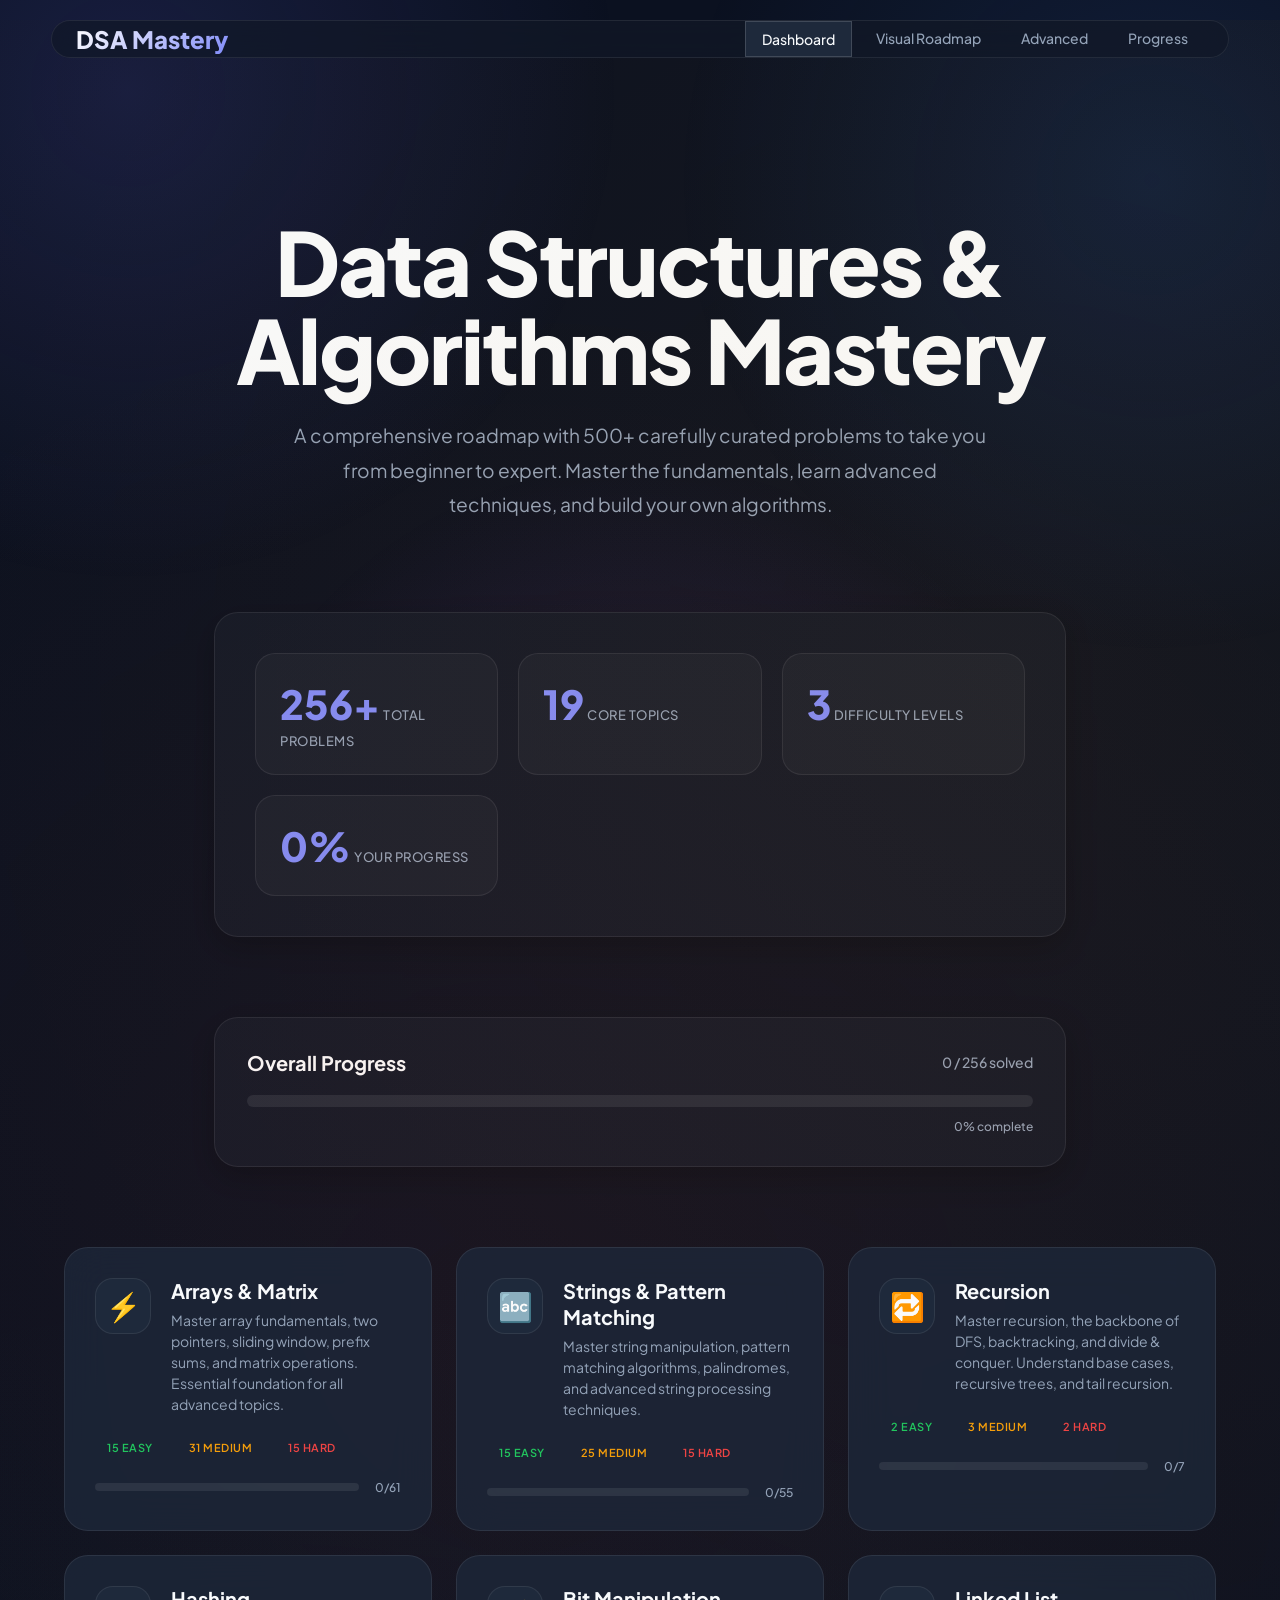
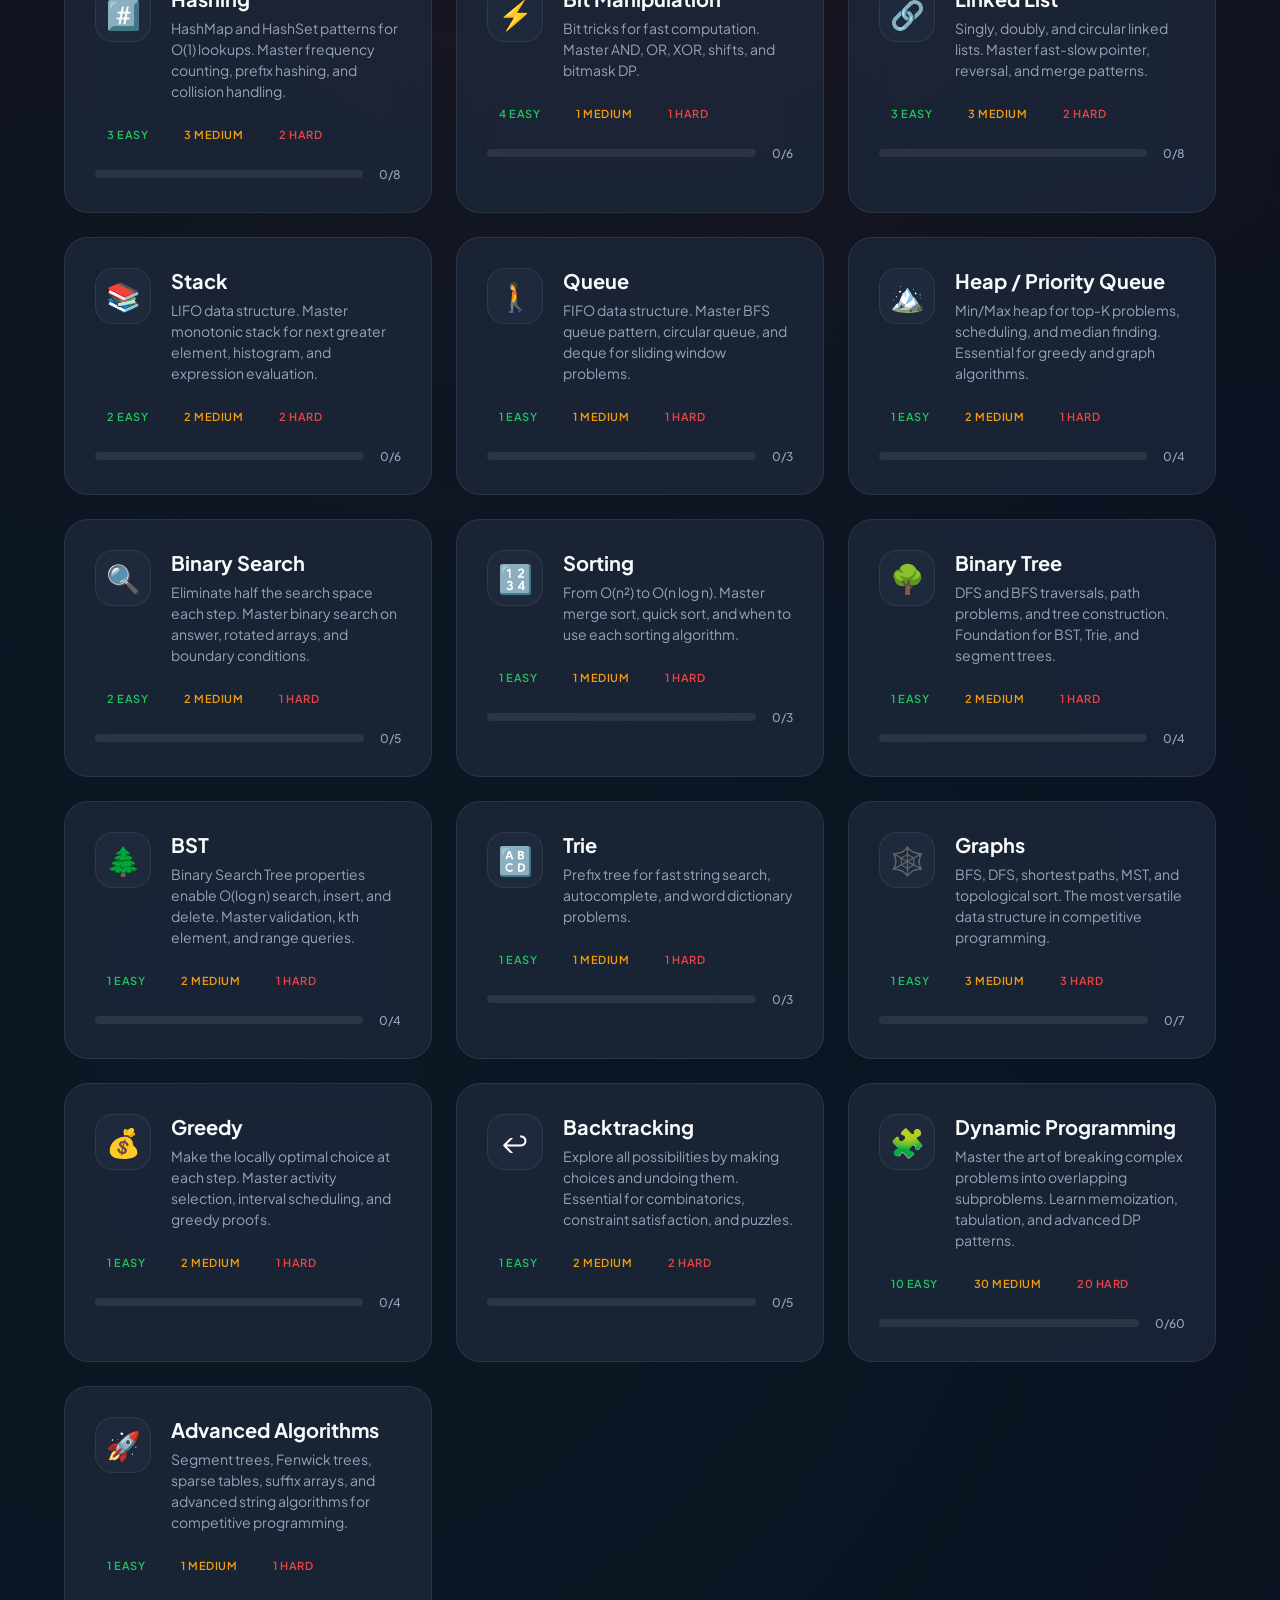
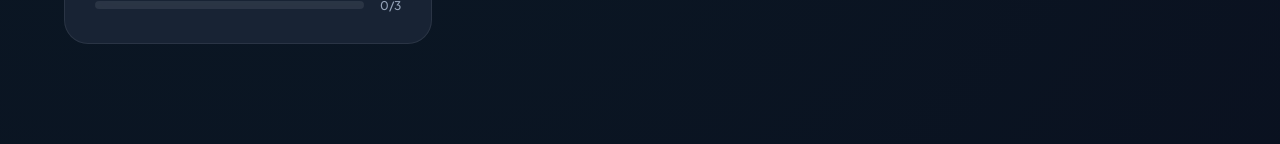
<file: index.html>
<!DOCTYPE html>
<html lang="en">
<head>
  <meta charset="UTF-8">
  <meta name="viewport" content="width=device-width, initial-scale=1.0">
  <meta name="description" content="Master Data Structures & Algorithms with 500+ curated problems. Complete roadmap from beginner to expert level.">
  <title>DSA Mastery Roadmap - 500+ Problems</title>
  <link rel="preconnect" href="https://fonts.googleapis.com">
  <link rel="preconnect" href="https://fonts.gstatic.com" crossorigin>
  <link rel="stylesheet" href="css/main.css">
  <link rel="stylesheet" href="css/components.css">
  <link rel="stylesheet" href="css/responsive.css">
  <link
href="https://fonts.googleapis.com/css2?family=Plus+Jakarta+Sans:wght@400;500;600;700;800&display=swap"
rel="stylesheet">
</head>
<body>
  <header class="header">
    <div class="header-content">
      <div class="logo">DSA Mastery</div>
      <nav class="nav">
        <a href="index.html" class="active">Dashboard</a>
        <a href="roadmap.html">Visual Roadmap</a>
        <a href="advanced.html">Advanced</a>
        <a href="#progress">Progress</a>
      </nav>
    </div>
  </header>

  <main>
    <section class="hero">
      <h1>Data Structures & Algorithms Mastery</h1>
      <p>A comprehensive roadmap with 500+ carefully curated problems to take you from beginner to expert. Master the fundamentals, learn advanced techniques, and build your own algorithms.</p>
    </section>

    <section class="stats">
      <div class="stats-grid">
        <div class="stat-item">
          <span class="stat-number" id="total-problems">500+</span>
          <span class="stat-label">Total Problems</span>
        </div>
        <div class="stat-item">
          <span class="stat-number" id="topics-count">19</span>
          <span class="stat-label">Core Topics</span>
        </div>
        <div class="stat-item">
          <span class="stat-number" id="difficulty-levels">3</span>
          <span class="stat-label">Difficulty Levels</span>
        </div>
        <div class="stat-item">
          <span class="stat-number" id="completion-rate">0%</span>
          <span class="stat-label">Your Progress</span>
        </div>
      </div>
    </section>

    <section class="overall-progress" id="progress">
      <div class="progress-card">
        <div class="progress-header">
          <h2 class="progress-title">Overall Progress</h2>
          <span class="progress-count" id="overall-count">0 / 500 solved</span>
        </div>
        <div class="progress-bar">
          <div class="progress-fill" id="overall-fill" style="width: 0%"></div>
        </div>
        <div class="progress-percent" id="overall-percent">0% complete</div>
      </div>
    </section>

    <section class="topics">
      <div class="topics-grid" id="topics-grid">
        <!-- Topics will be loaded here -->
      </div>
    </section>
  </main>

  <script type="module" src="js/app.js"></script>
</body>
</html>
</file>
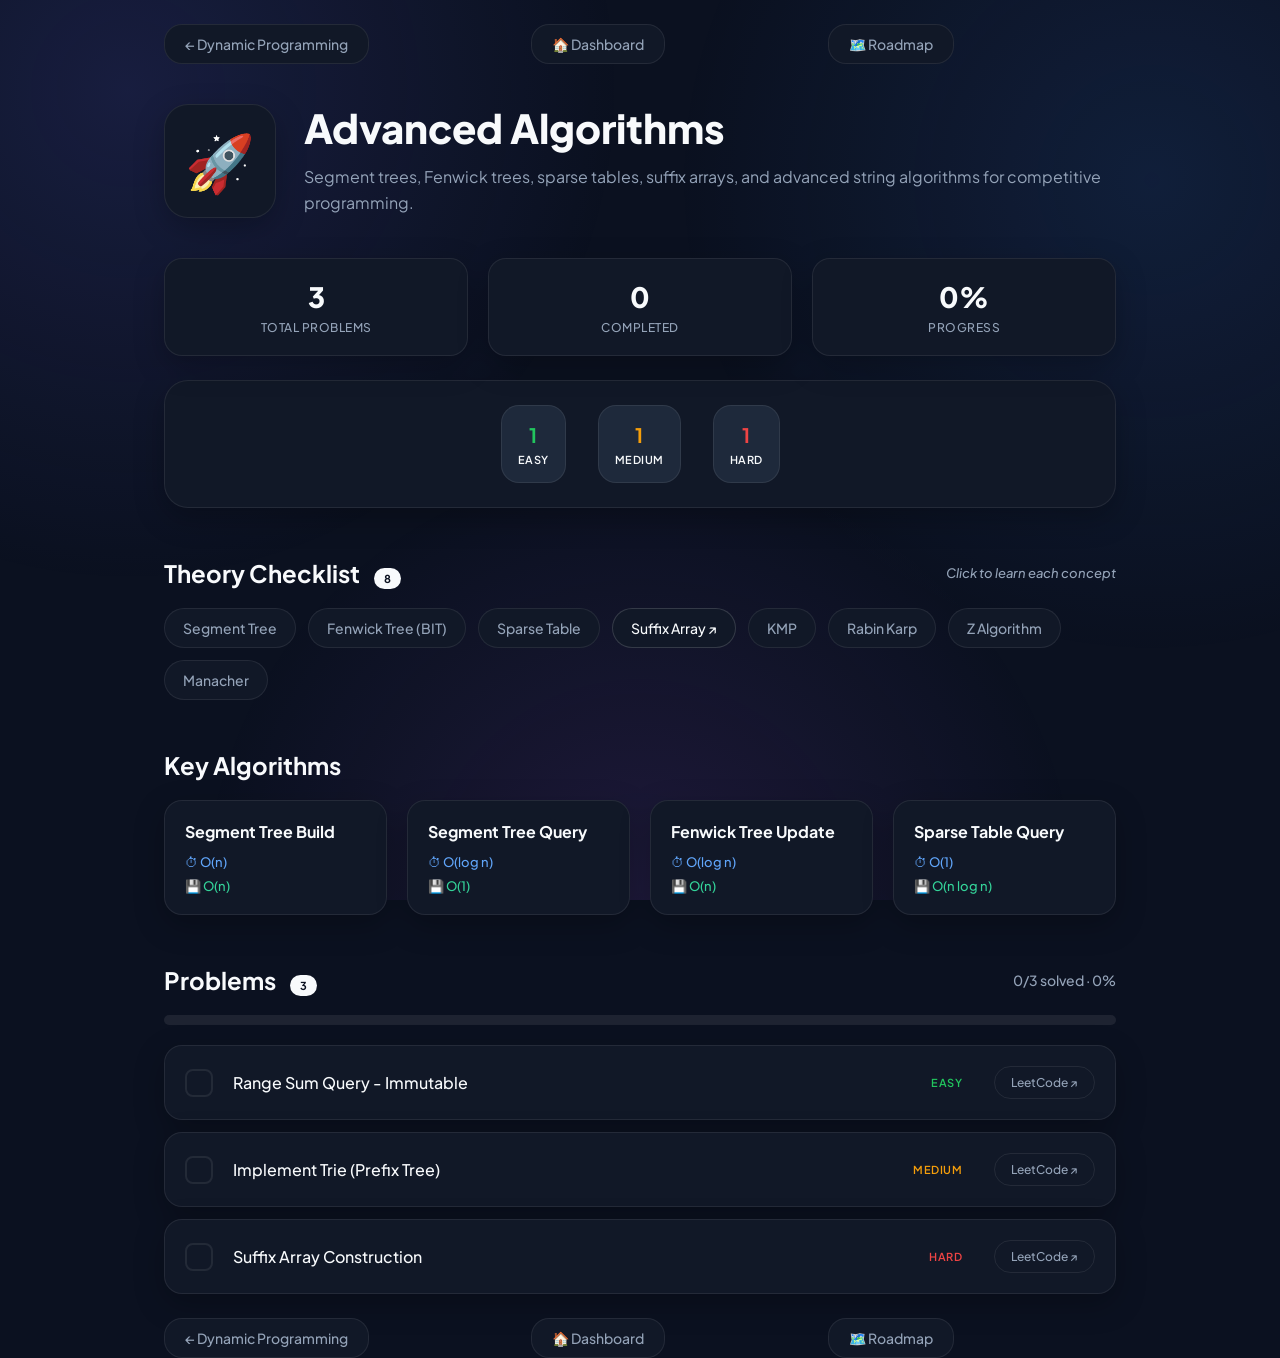
<file: advanced.html>
<!DOCTYPE html>
<html lang="en">
<head>
  <meta charset="UTF-8">
  <meta name="viewport" content="width=device-width, initial-scale=1.0">
  <title>Advanced Topics — DSA Roadmap</title>
  <link rel="stylesheet" href="css/main.css">
  <link rel="stylesheet" href="css/components.css">
  <link rel="stylesheet" href="css/topic.css">
  <link rel="stylesheet" href="css/responsive.css">
  <link
href="https://fonts.googleapis.com/css2?family=Plus+Jakarta+Sans:wght@400;500;600;700;800&display=swap"
rel="stylesheet">
</head>
<body>
  <div id="topic-container"></div>
  <script type="module">
    // Redirect to topic page with advanced id
    location.replace('topic.html?id=advanced');
  </script>
</body>
</html>
</file>
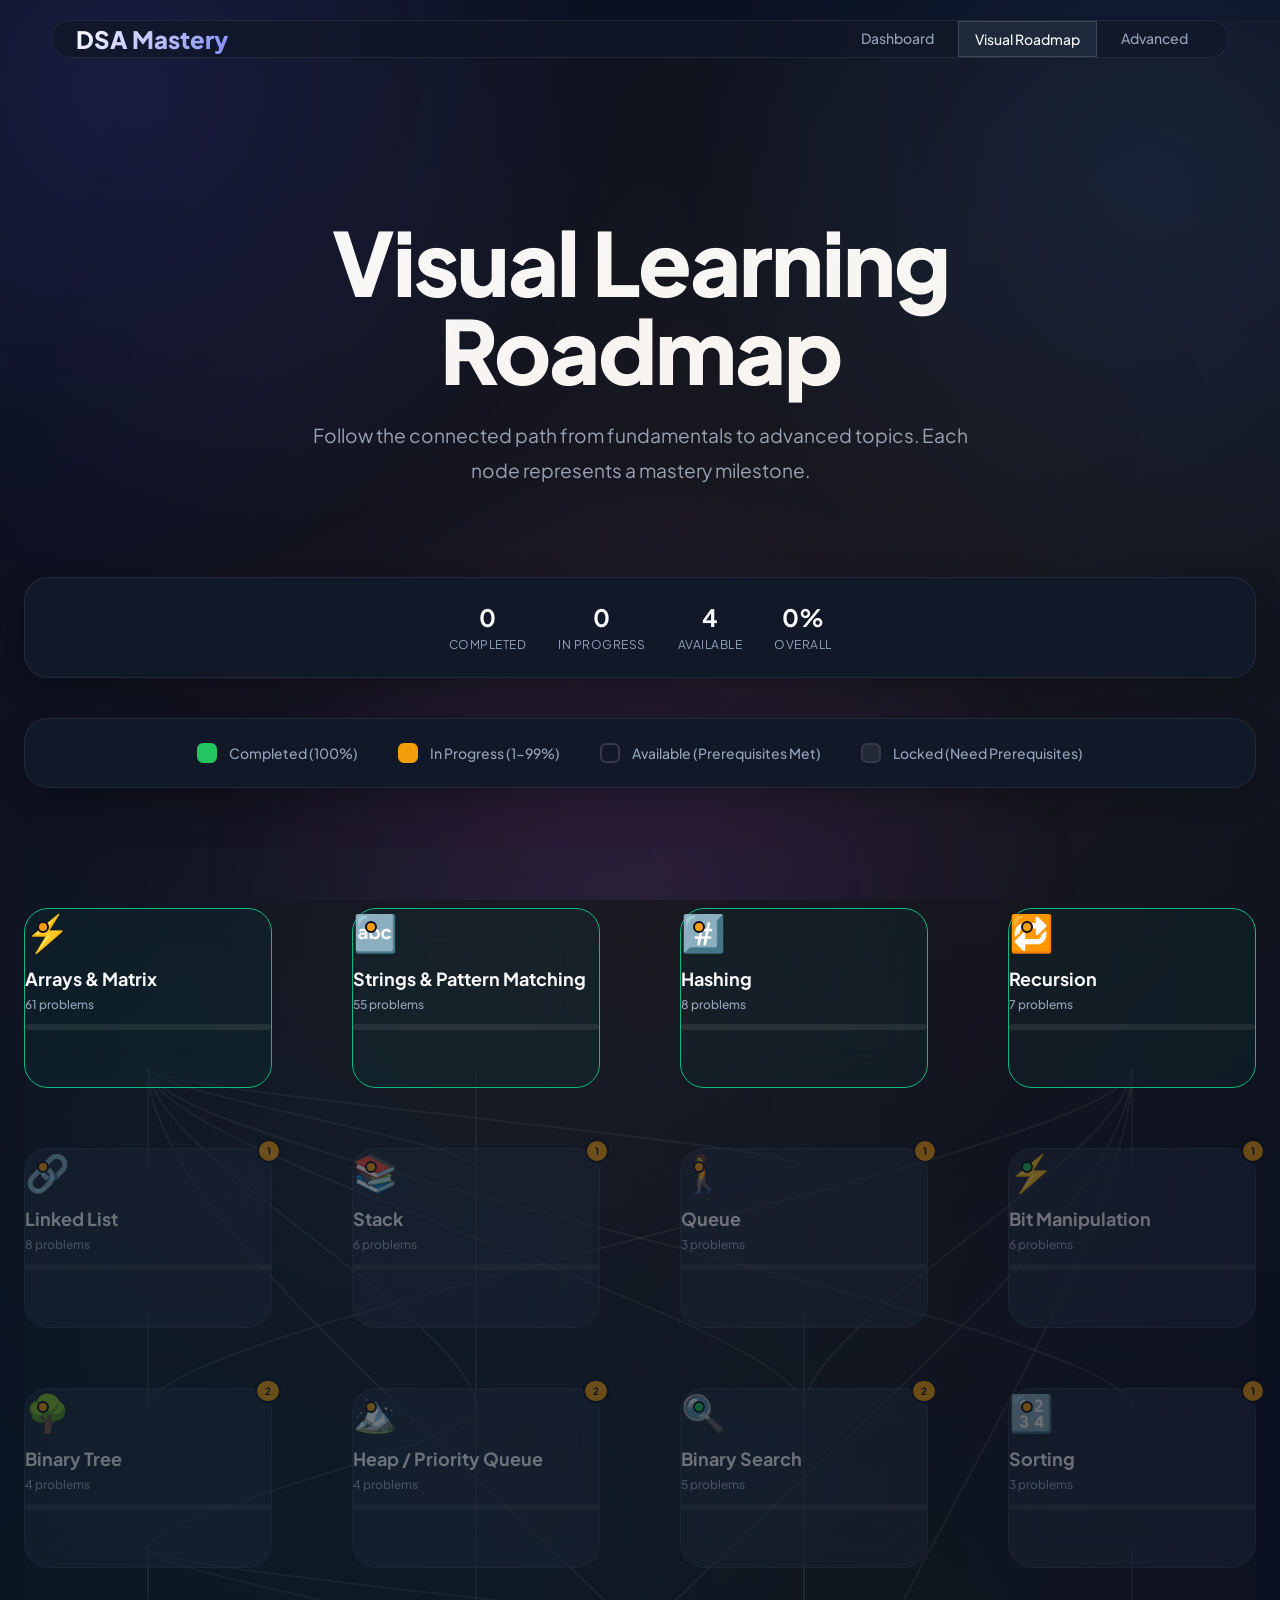
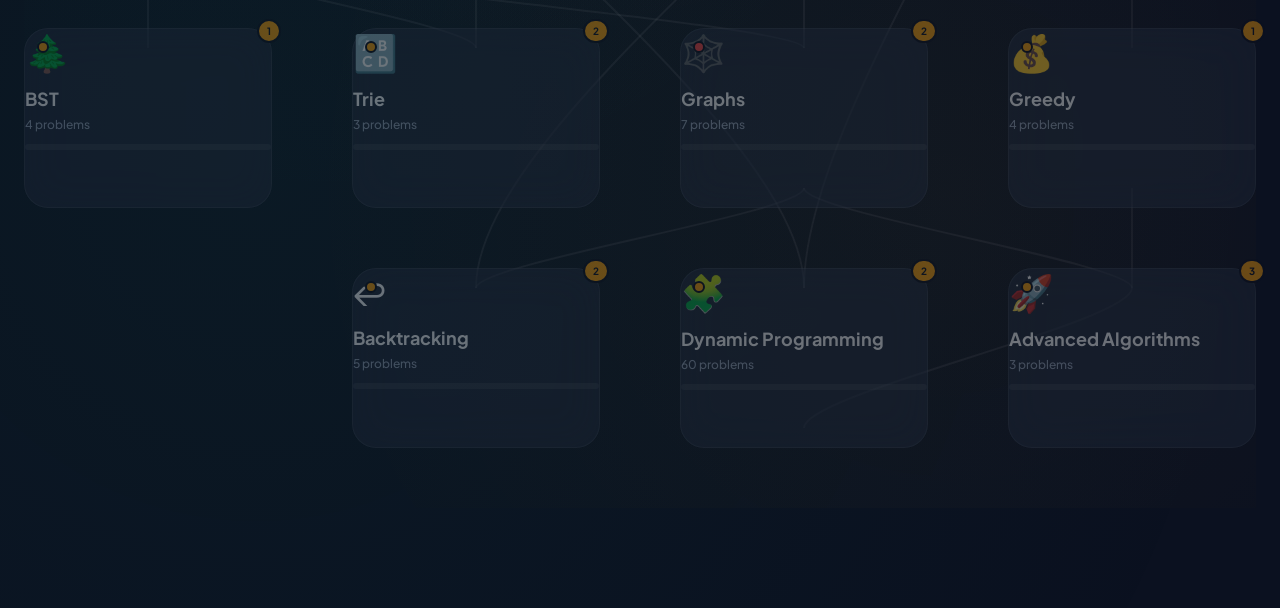
<file: roadmap.html>
<!DOCTYPE html>
<html lang="en">
<head>
  <meta charset="UTF-8">
  <meta name="viewport" content="width=device-width, initial-scale=1.0">
  <meta name="description" content="Visual DSA learning roadmap with connected topics and progress tracking">
  <title>DSA Visual Roadmap - Connected Learning Path</title>
  <link rel="preconnect" href="https://fonts.googleapis.com">
  <link rel="preconnect" href="https://fonts.gstatic.com" crossorigin>
  <link rel="stylesheet" href="css/main.css">
  <link rel="stylesheet" href="css/components.css">
  <link rel="stylesheet" href="css/roadmap.css">
  <link rel="stylesheet" href="css/responsive.css">
  <link
href="https://fonts.googleapis.com/css2?family=Plus+Jakarta+Sans:wght@400;500;600;700;800&display=swap"
rel="stylesheet">
</head>
<body>
  <header class="header">
    <div class="header-content">
      <div class="logo">DSA Mastery</div>
      <nav class="nav">
        <a href="index.html">Dashboard</a>
        <a href="roadmap.html" class="active">Visual Roadmap</a>
        <a href="advanced.html">Advanced</a>
      </nav>
    </div>
  </header>

  <main>
    <section class="hero">
      <h1>Visual Learning Roadmap</h1>
      <p>Follow the connected path from fundamentals to advanced topics. Each node represents a mastery milestone.</p>
    </section>

    <section class="roadmap-container">
      <div class="roadmap-wrapper">
        <svg class="roadmap-connections" id="connections-svg">
          <!-- Connection lines will be drawn here -->
        </svg>
        
        <div class="roadmap-grid" id="roadmap-grid">
          <!-- Roadmap nodes will be generated here -->
        </div>
      </div>
    </section>
  </main>

  <script type="module" src="js/roadmap.js"></script>
</body>
</html>
</file>
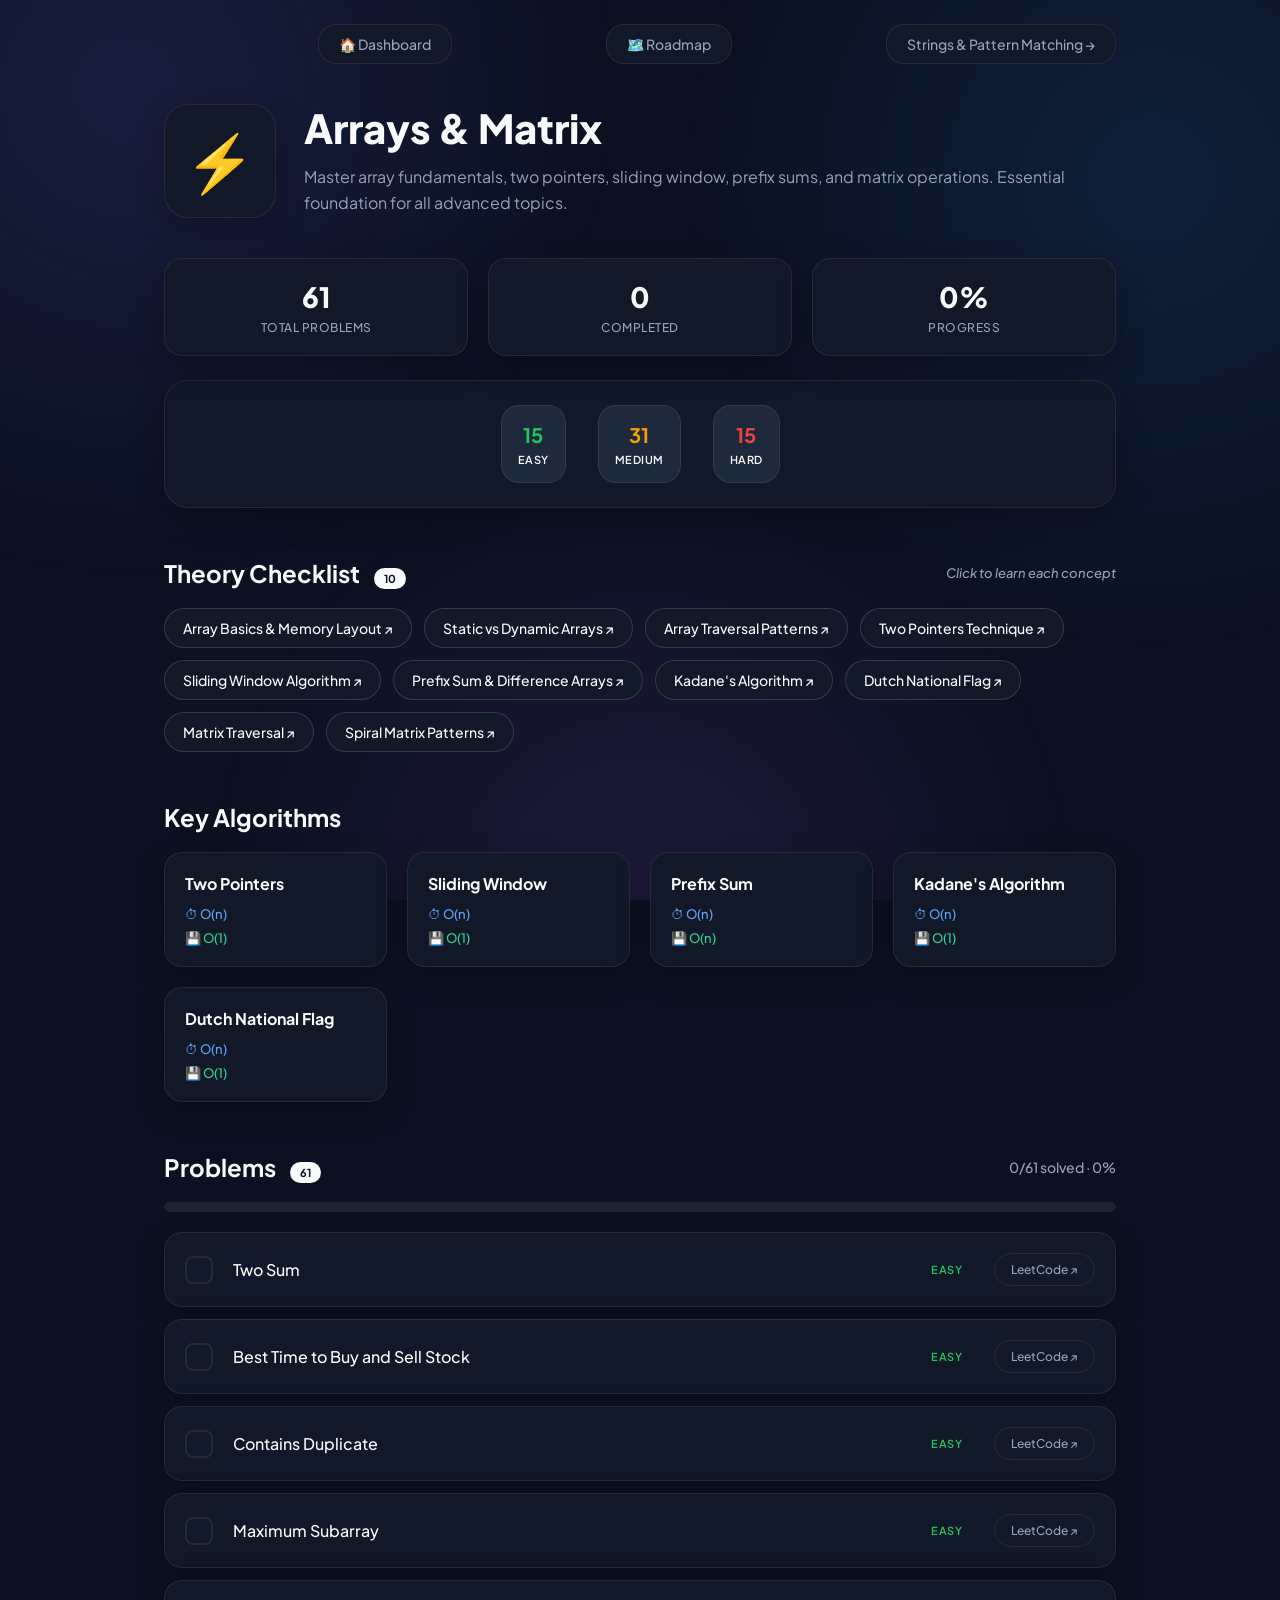
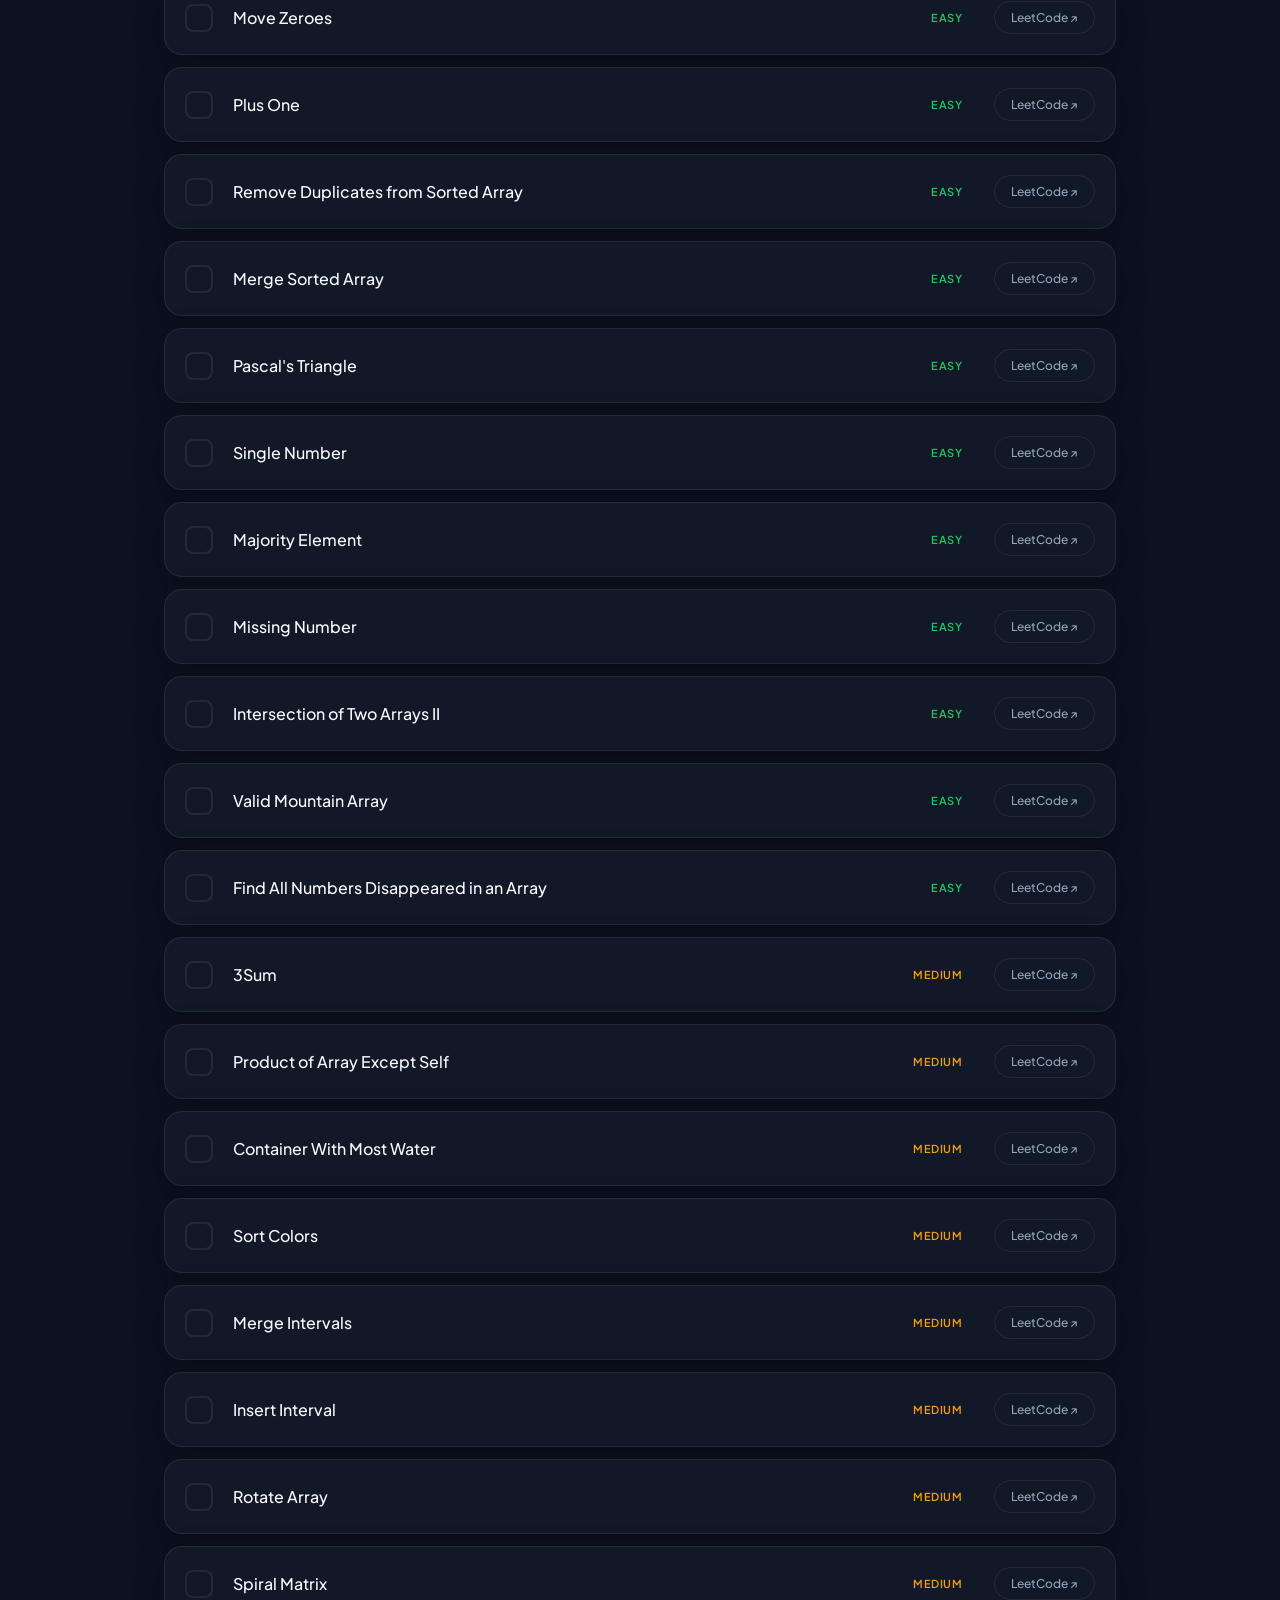
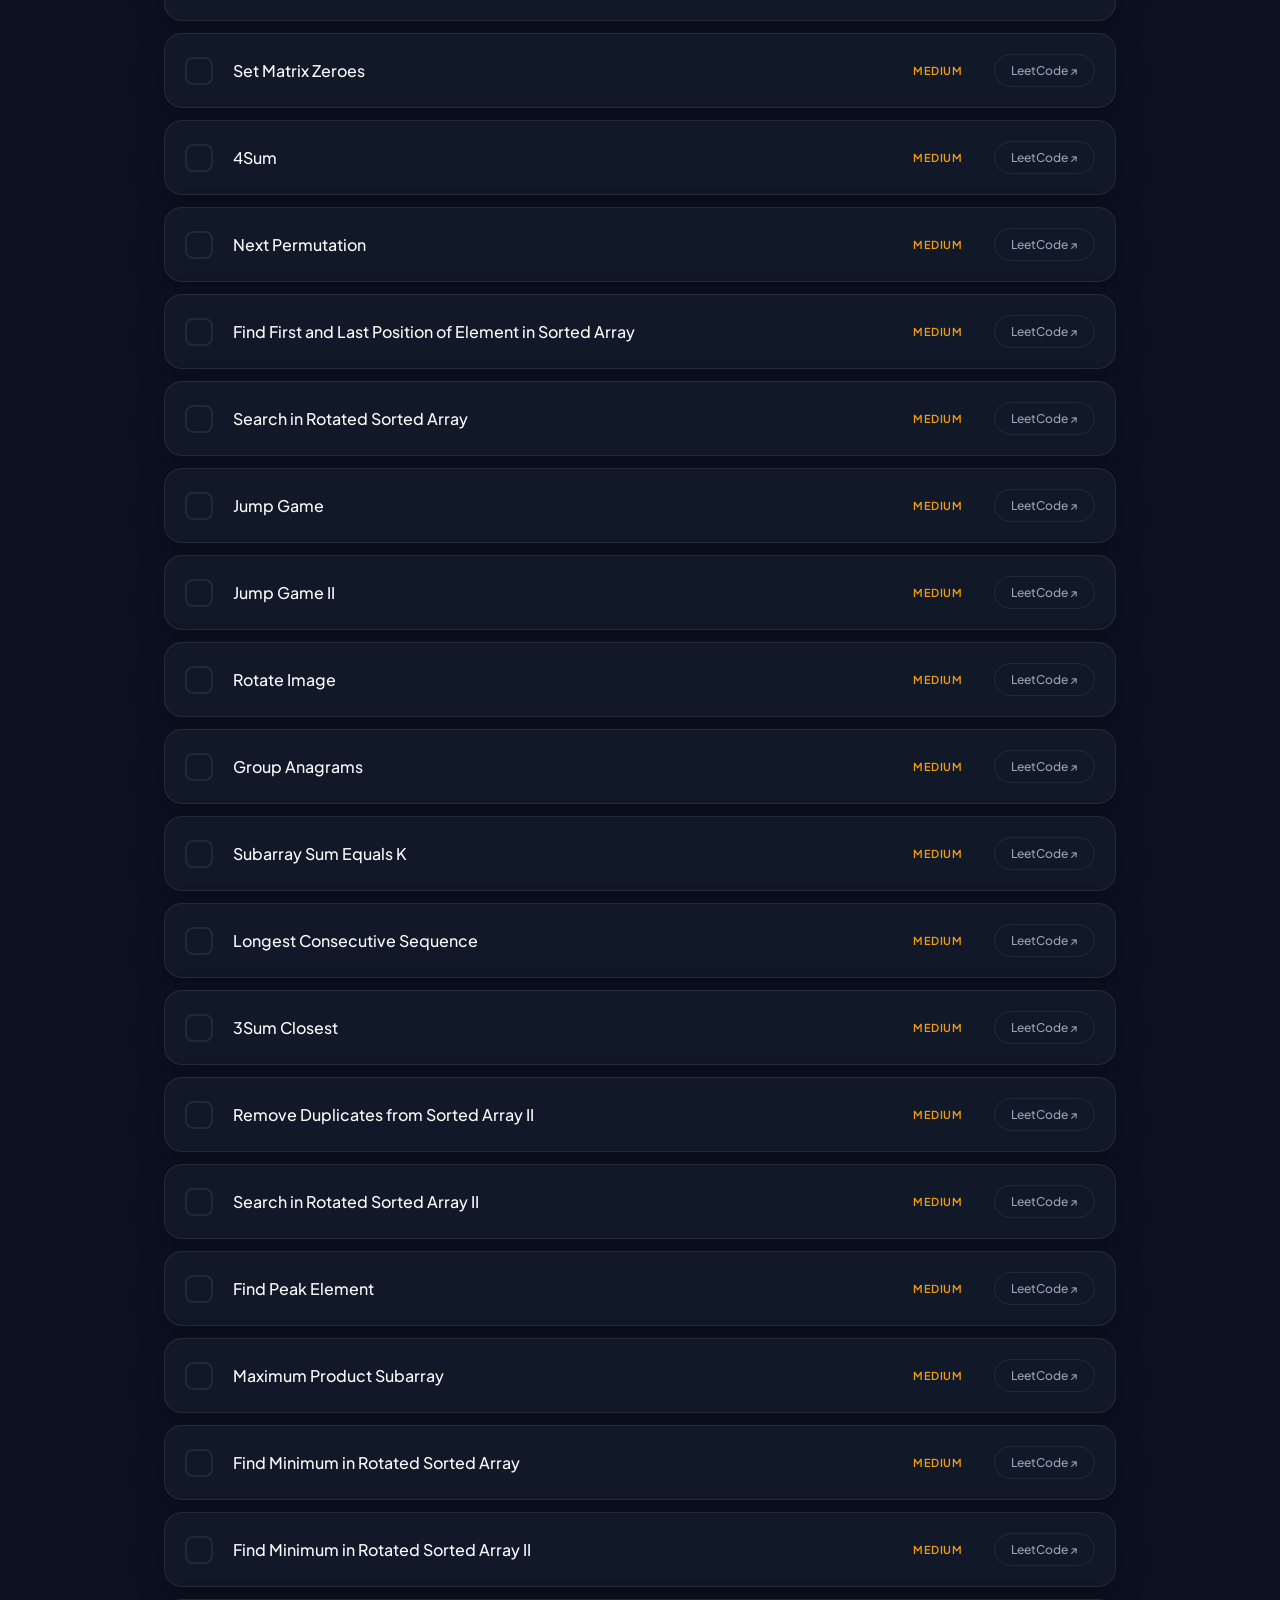
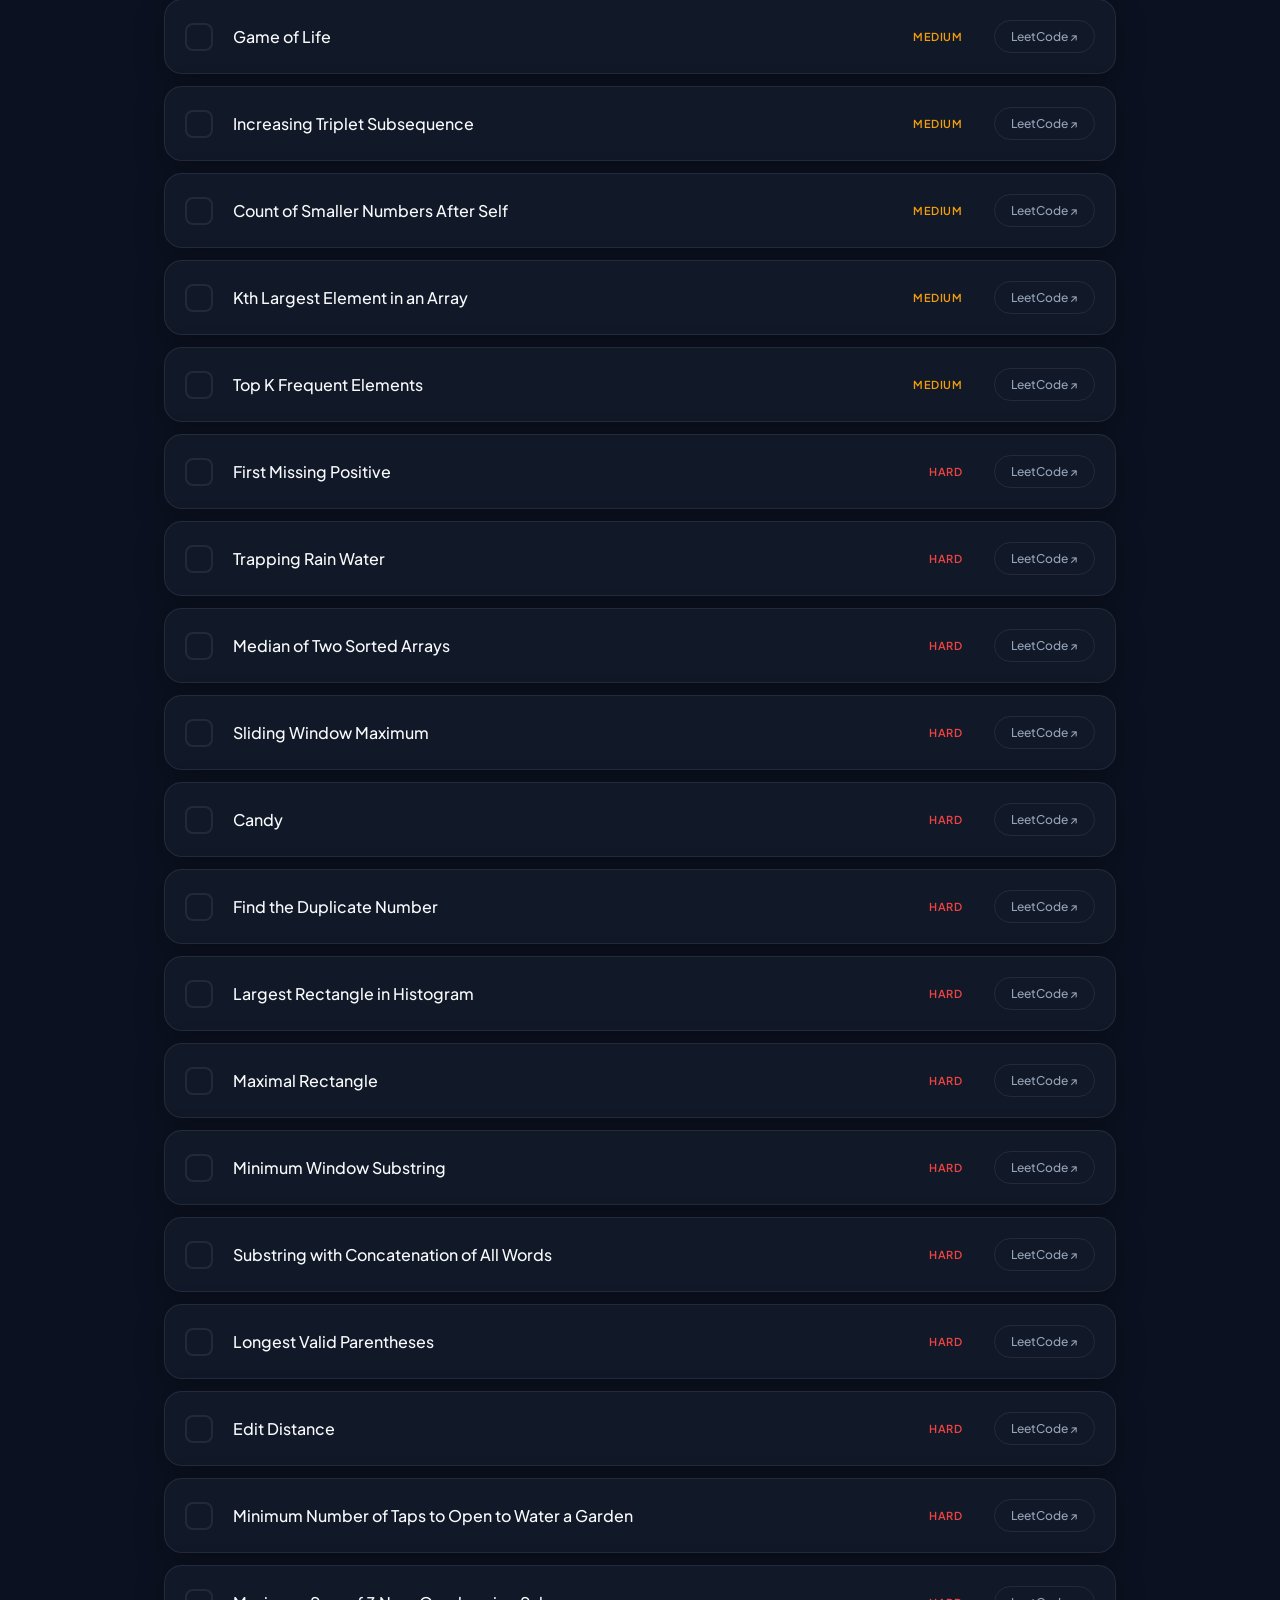
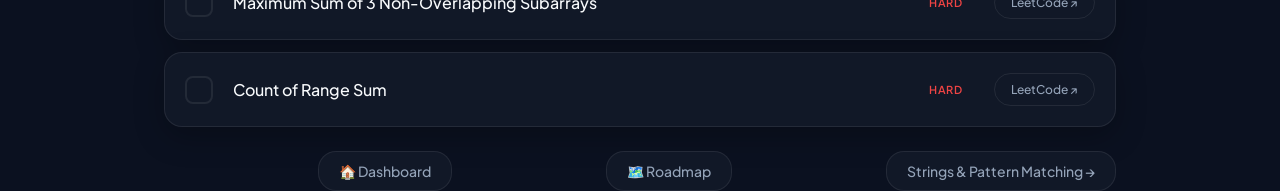
<file: topic.html>
<!DOCTYPE html>
<html lang="en">
<head>
  <meta charset="UTF-8">
  <meta name="viewport" content="width=device-width, initial-scale=1.0">
  <title>Topic — DSA Roadmap</title>
  <link rel="stylesheet" href="css/main.css">
  <link rel="stylesheet" href="css/components.css">
  <link rel="stylesheet" href="css/topic.css">
  <link rel="stylesheet" href="css/responsive.css">
  <link
href="https://fonts.googleapis.com/css2?family=Plus+Jakarta+Sans:wght@400;500;600;700;800&display=swap"
rel="stylesheet">
</head>
<body>
  <div id="topic-container"></div>
  <script type="module" src="js/topic.js"></script>
</body>
</html>
</file>
<file: css/main.css>
@import url('https://fonts.googleapis.com/css2?family=Inter:wght@300;400;500;600;700;800&display=swap');

 :root {
  /* Colors */
  --bg: #0b1120;
  --surface: #111827;
  --card: #1e293b;
  --card-hover: #243244;

  --border: rgba(255,255,255,0.08);
  --border-light: rgba(255,255,255,0.15);

  --text: #f8fafc;
  --text-muted: #94a3b8;
  --text-dim: #64748b;

  --accent: #6366f1;
  --accent-light: #818cf8;
  --accent-soft: rgba(99,102,241,.15);

  --easy: #22c55e;
  --medium: #f59e0b;
  --hard: #ef4444;

  --radius: 18px;
  --radius-lg: 24px;

  --shadow:
    0 10px 30px rgba(0,0,0,.25);

  --transition: .3s ease;
}
*, *::before, *::after { 
  box-sizing: border-box; 
  margin: 0; 
  padding: 0; 
}

 body{
  background: var(--bg);
  color: var(--text);
  font-family:
    "Plus Jakarta Sans",
    "Inter",
    sans-serif;

  min-height:100vh;
  overflow-x:hidden;
  position:relative;
}

body::before{
  content:"";
  position:fixed;
  inset:0;

  background:
  radial-gradient(
    circle at 10% 10%,
    rgba(99,102,241,.15),
    transparent 35%
  ),

  radial-gradient(
    circle at 90% 20%,
    rgba(59,130,246,.12),
    transparent 35%
  ),

  radial-gradient(
    circle at 50% 100%,
    rgba(168,85,247,.12),
    transparent 40%
  );

  pointer-events:none;
  z-index:-1;
}
a { 
  color: inherit; 
  text-decoration: none; 
}

/* ── Enhanced Header ── */
 .header{
  position:sticky;
  top:20px;

  width:min(1200px,92%);
  margin:20px auto;

  background:rgba(17,24,39,.7);

  backdrop-filter:blur(20px);

  border:1px solid var(--border);

  border-radius:24px;

  z-index:100;
}

.header-content {
  max-width: 1200px;
  margin: 0 auto;
  padding: 0 24px;
  display: flex;
  align-items: center;
  justify-content: space-between;
}
 .logo{
  font-size:1.5rem;
  font-weight:800;

  background:
  linear-gradient(
    135deg,
    #fff,
    var(--accent-light)
  );

  -webkit-background-clip:text;
  -webkit-text-fill-color:transparent;
}

.nav {
  display: flex;
  gap: 8px;
}

.nav a {
  color: var(--text-muted);
  font-weight: 500;
  font-size: 14px;
  padding: 8px 16px;
  border-radius: var(--radius-sm);
  transition: var(--transition);
  position: relative;
}

.nav a:hover {
  color: var(--text);
  background: var(--card);
}

.nav a.active {
  color: var(--text);
  background: var(--card);
  border: 1px solid var(--border-light);
}
 

.hero::before {
  content: '';
  position: absolute;
  top: 0;
  left: 0;
  right: 0;
  bottom: 0;
  background: 
    radial-gradient(circle at 20% 80%, rgba(16, 185, 129, 0.05) 0%, transparent 50%),
    radial-gradient(circle at 80% 20%, rgba(245, 158, 11, 0.05) 0%, transparent 50%),
    radial-gradient(circle at 40% 40%, rgba(239, 68, 68, 0.05) 0%, transparent 50%);
  pointer-events: none;
}
 .hero{
  max-width:1000px;
  margin:auto;

  padding:140px 20px 90px;

  text-align:center;
}

.hero h1{
  font-size:clamp(3rem,8vw,5.5rem);

  line-height:1;

  font-weight:900;

  margin-bottom:24px;

  letter-spacing:-2px;
}

.hero p{
  max-width:700px;
  margin:auto;

  color:var(--text-muted);

  font-size:1.2rem;

  line-height:1.8;
}

/* ── Enhanced Stats ── */
.stats {
  max-width: 900px;
  margin: 0 auto 80px;
  padding: 0 24px;
}

.stats-grid {
  display: grid;
  grid-template-columns: repeat(auto-fit, minmax(200px, 1fr));
  gap: 20px;
  background: var(--surface);
  border: 1px solid var(--border);
  border-radius: var(--radius-lg);
  padding: 40px;
  box-shadow: var(--shadow);
}

 

.stat-item:hover {
  border-color: var(--border-light);
  transform: translateY(-2px);
}

 .stat-item{
  background:
    rgba(255,255,255,.03);

  border:1px solid var(--border);

  border-radius:20px;

  padding:24px;
}

.stat-number{
  color:var(--accent-light);

  font-size:2.5rem;

  font-weight:800;
}

.stat-label {
  color: var(--text-muted);
  font-size: 13px;
  font-weight: 500;
  text-transform: uppercase;
  letter-spacing: 0.5px;
}

/* ── Enhanced Progress ── */
.overall-progress {
  max-width: 900px;
  margin: 0 auto 80px;
  padding: 0 24px;
}

.progress-card {
  background: var(--surface);
  border: 1px solid var(--border);
  border-radius: var(--radius-lg);
  padding: 32px;
  box-shadow: var(--shadow);
}

.progress-header {
  display: flex;
  justify-content: space-between;
  align-items: center;
  margin-bottom: 20px;
}

.progress-title {
  font-size: 20px;
  font-weight: 700;
  color: var(--text);
}

.progress-count {
  color: var(--text-muted);
  font-size: 14px;
  font-weight: 500;
}

.progress-bar {
  background: var(--border);
  border-radius: 8px;
  height: 12px;
  overflow: hidden;
  position: relative;
}

.progress-fill {
  height: 100%;
  background: linear-gradient(90deg, var(--success), var(--info));
  border-radius: 8px;
  transition: width 0.6s cubic-bezier(0.4, 0, 0.2, 1);
  position: relative;
}

.progress-fill::after {
  content: '';
  position: absolute;
  top: 0;
  left: 0;
  right: 0;
  bottom: 0;
  background: linear-gradient(90deg, transparent, rgba(255, 255, 255, 0.2), transparent);
  animation: shimmer 2s infinite;
}

.progress-percent {
  text-align: right;
  color: var(--text-muted);
  font-size: 12px;
  font-weight: 500;
  margin-top: 12px;
}

/* ── Enhanced Topics Grid ── */
.topics {
  max-width: 1200px;
  margin: 0 auto;
  padding: 0 24px 100px;
}

.topics-grid {
  display: grid;
  grid-template-columns: repeat(auto-fill, minmax(380px, 1fr));
  gap: 24px;
}
 .topic-card{
  background:
    rgba(30,41,59,.75);

  backdrop-filter:blur(20px);

  border:1px solid var(--border);

  border-radius:24px;

  padding:30px;

  transition:.35s ease;

  overflow:hidden;

  position:relative;
}

.topic-card::before{
  content:"";

  position:absolute;
  inset:0;

  background:
    linear-gradient(
      135deg,
      rgba(99,102,241,.15),
      transparent
    );

  opacity:0;

  transition:.35s;
}

.topic-card:hover{
  transform:
    translateY(-10px);

  border-color:
    rgba(99,102,241,.5);
}

.topic-card:hover::before{
  opacity:1;
}
.topic-header {
  display: flex;
  align-items: flex-start;
  gap: 20px;
  margin-bottom: 20px;
}

.topic-icon {
  font-size: 28px;
  width: 56px;
  height: 56px;
  display: flex;
  align-items: center;
  justify-content: center;
  background: var(--card);
  border: 1px solid var(--border);
  border-radius: var(--radius);
  flex-shrink: 0;
  transition: var(--transition);
}

.topic-card:hover .topic-icon {
  transform: scale(1.05);
  border-color: var(--border-light);
}

.topic-info {
  flex: 1;
}

.topic-title {
  font-size: 20px;
  font-weight: 700;
  color: var(--text);
  margin-bottom: 6px;
  line-height: 1.3;
}

.topic-description {
  color: var(--text-muted);
  font-size: 14px;
  line-height: 1.5;
}

.topic-stats {
  display: flex;
  gap: 12px;
  margin-bottom: 20px;
  flex-wrap: wrap;
}

/* ── Enhanced Difficulty Badges ── */
.difficulty-badge {
  font-size: 11px;
  font-weight: 600;
  padding: 6px 12px;
  border-radius: 20px;
  text-transform: uppercase;
  letter-spacing: 0.5px;
  transition: var(--transition);
}

.difficulty-badge.easy {
  background: var(--easy-bg);
  color: var(--easy);
  border: 1px solid var(--easy-border);
}

.difficulty-badge.medium {
  background: var(--medium-bg);
  color: var(--medium);
  border: 1px solid var(--medium-border);
}

.difficulty-badge.hard {
  background: var(--hard-bg);
  color: var(--hard);
  border: 1px solid var(--hard-border);
}

.topic-card:hover .difficulty-badge {
  transform: translateY(-1px);
}

.topic-progress {
  display: flex;
  align-items: center;
  gap: 16px;
}

.topic-progress .progress-bar {
  flex: 1;
  height: 8px;
}

.topic-progress-text {
  color: var(--text-muted);
  font-size: 12px;
  font-weight: 500;
  white-space: nowrap;
}

/* ── Animations ── */
@keyframes shimmer {
  0% { transform: translateX(-100%); }
  100% { transform: translateX(100%); }
}

@keyframes fadeInUp {
  from {
    opacity: 0;
    transform: translateY(20px);
  }
  to {
    opacity: 1;
    transform: translateY(0);
  }
}

/* ── Responsive Design ── */
@media (max-width: 768px) {
  .header-content {
    padding: 0 16px;
  }
  
  .nav {
    gap: 4px;
  }
  
  .nav a {
    padding: 6px 12px;
    font-size: 13px;
  }
  
  .hero {
    padding: 80px 16px 60px;
  }
  
  .stats,
  .overall-progress,
  .topics {
    padding-left: 16px;
    padding-right: 16px;
  }
  
  .stats-grid {
    padding: 24px;
    gap: 16px;
  }
  
  .topics-grid {
    grid-template-columns: 1fr;
    gap: 20px;
  }
  
  .topic-card {
    padding: 24px;
  }
  
  .topic-header {
    gap: 16px;
  }
  
  .topic-icon {
    width: 48px;
    height: 48px;
    font-size: 24px;
  }
}

@media (max-width: 480px) {
  .stats-grid {
    grid-template-columns: 1fr;
    gap: 12px;
    padding: 20px;
  }
  
  .stat-number {
    font-size: 28px;
  }
  
  .topic-stats {
    gap: 8px;
  }
  
  .difficulty-badge {
    font-size: 10px;
    padding: 4px 8px;
  }
}
</file>
<file: css/components.css>
/* ── Scrollbar ── */
::-webkit-scrollbar {
  width: 8px;
}

::-webkit-scrollbar-track {
  background: var(--bg);
}

::-webkit-scrollbar-thumb {
  background: var(--border);
  border-radius: 4px;
}

::-webkit-scrollbar-thumb:hover {
  background: var(--border-light);
}

/* ── Selection ── */
::selection {
  background: var(--text);
  color: var(--bg);
}

/* ── Focus ── */
:focus-visible {
  outline: 2px solid var(--text);
  outline-offset: 2px;
}

/* ── Buttons ── */
.btn {
  display: inline-flex;
  align-items: center;
  gap: 8px;
  padding: 8px 16px;
  background: var(--surface);
  border: 1px solid var(--border);
  border-radius: var(--radius);
  color: var(--text);
  font-size: 14px;
  font-weight: 500;
  cursor: pointer;
  transition: all 0.2s ease;
}

.btn:hover {
  background: var(--card-hover);
  border-color: var(--border-light);
}

.btn-primary {
  background: var(--text);
  color: var(--bg);
  border-color: var(--text);
}

.btn-primary:hover {
  background: var(--text-muted);
  border-color: var(--text-muted);
}

/* ── Tables ── */
.table {
  width: 100%;
  border-collapse: collapse;
  background: var(--surface);
  border: 1px solid var(--border);
  border-radius: var(--radius);
  overflow: hidden;
}

.table th,
.table td {
  padding: 12px 16px;
  text-align: left;
  border-bottom: 1px solid var(--border);
}

.table th {
  background: var(--card);
  font-weight: 600;
  color: var(--text);
  font-size: 14px;
}

.table td {
  color: var(--text-muted);
  font-size: 14px;
}

.table tr:last-child td {
  border-bottom: none;
}

.table tr:hover {
  background: var(--card);
}

/* ── Code ── */
code {
  background: var(--card);
  border: 1px solid var(--border);
  border-radius: 4px;
  padding: 2px 6px;
  font-family: 'SF Mono', Monaco, 'Cascadia Code', monospace;
  font-size: 13px;
  color: var(--text);
}

pre {
  background: var(--surface);
  border: 1px solid var(--border);
  border-radius: var(--radius);
  padding: 16px;
  overflow-x: auto;
  font-family: 'SF Mono', Monaco, 'Cascadia Code', monospace;
  font-size: 13px;
  line-height: 1.5;
}

/* ── Loading ── */
.loading {
  display: flex;
  align-items: center;
  justify-content: center;
  padding: 40px;
  color: var(--text-muted);
}

.spinner {
  width: 20px;
  height: 20px;
  border: 2px solid var(--border);
  border-top: 2px solid var(--text);
  border-radius: 50%;
  animation: spin 1s linear infinite;
  margin-right: 12px;
}

@keyframes spin {
  0% { transform: rotate(0deg); }
  100% { transform: rotate(360deg); }
}
</file>
<file: css/responsive.css>
/* Mobile First Responsive Design */

/* Small devices (landscape phones, 576px and up) */
@media (max-width: 576px) {
  .header-content {
    flex-direction: column;
    gap: 16px;
    text-align: center;
  }
  
  .nav {
    gap: 16px;
  }
  
  .hero {
    padding: 40px 16px 30px;
  }
  
  .hero h1 {
    font-size: 28px;
  }
  
  .hero p {
    font-size: 16px;
  }
  
  .stats,
  .overall-progress,
  .topics {
    padding: 0 16px;
  }
  
  .stats-grid {
    grid-template-columns: repeat(2, 1fr);
    gap: 16px;
    padding: 20px;
  }
  
  .stat-number {
    font-size: 24px;
  }
  
  .topics-grid {
    grid-template-columns: 1fr;
    gap: 16px;
  }
  
  .topic-card {
    padding: 20px;
  }
  
  .topic-header {
    gap: 12px;
  }
  
  .topic-icon {
    width: 36px;
    height: 36px;
    font-size: 20px;
  }
  
  .topic-title {
    font-size: 16px;
  }
  
  .topic-description {
    font-size: 13px;
  }
  
  .topic-stats {
    gap: 8px;
    flex-wrap: wrap;
  }
  
  .difficulty-badge {
    font-size: 11px;
    padding: 3px 6px;
  }
}

/* Medium devices (tablets, 768px and up) */
@media (min-width: 577px) and (max-width: 768px) {
  .header-content {
    padding: 0 20px;
  }
  
  .hero {
    padding: 60px 20px 40px;
  }
  
  .stats,
  .overall-progress,
  .topics {
    padding: 0 20px;
  }
  
  .stats-grid {
    grid-template-columns: repeat(2, 1fr);
  }
  
  .topics-grid {
    grid-template-columns: repeat(2, 1fr);
  }
}

/* Large devices (desktops, 992px and up) */
@media (min-width: 769px) and (max-width: 1199px) {
  .topics-grid {
    grid-template-columns: repeat(2, 1fr);
  }
}

/* Extra large devices (large desktops, 1200px and up) */
@media (min-width: 1200px) {
  .topics-grid {
    grid-template-columns: repeat(3, 1fr);
  }
}

/* High DPI displays */
@media (-webkit-min-device-pixel-ratio: 2), (min-resolution: 192dpi) {
  .topic-icon {
    image-rendering: -webkit-optimize-contrast;
  }
}

/* Reduced motion preferences */
@media (prefers-reduced-motion: reduce) {
  * {
    animation-duration: 0.01ms !important;
    animation-iteration-count: 1 !important;
    transition-duration: 0.01ms !important;
  }
}

/* Dark mode support (already implemented but ensuring compatibility) */
@media (prefers-color-scheme: dark) {
  :root {
    --bg: #000000;
    --surface: #111111;
    --card: #1a1a1a;
    --text: #ffffff;
    --text-muted: #888888;
  }
}

/* Print styles */
@media print {
  .header,
  .nav {
    display: none;
  }
  
  .hero {
    padding: 20px 0;
  }
  
  .topic-card {
    break-inside: avoid;
    page-break-inside: avoid;
  }
  
  .topics-grid {
    grid-template-columns: 1fr;
    gap: 10px;
  }
}
</file>
<file: css/topic.css>
/* ── Enhanced Topic Page ── */
.topic-nav {
  display: flex;
  justify-content: space-between;
  align-items: center;
  max-width: 1000px;
  margin: 0 auto;
  padding: 24px 24px 0;
  gap: 16px;
  flex-wrap: wrap;
}

.nav-btn {
  display: inline-flex;
  align-items: center;
  gap: 8px;
  padding: 10px 20px;
  border-radius: var(--radius);
  border: 1px solid var(--border);
  background: var(--surface);
  color: var(--text-muted);
  font-size: 14px;
  font-weight: 500;
  cursor: pointer;
  transition: var(--transition);
  white-space: nowrap;
}

.nav-btn:hover { 
  border-color: var(--border-light); 
  background: var(--card-hover);
  color: var(--text);
  transform: translateY(-1px);
}

.home-btn,
.roadmap-btn {
  color: var(--text-muted);
}

.home-btn:hover,
.roadmap-btn:hover {
  color: var(--text);
}

/* ── Enhanced Topic Hero ── */
.topic-hero {
  display: flex;
  align-items: flex-start;
  gap: 28px;
  max-width: 1000px;
  margin: 40px auto 0;
  padding: 0 24px;
}

.topic-icon-lg { 
  font-size: 56px; 
  flex-shrink: 0;
  background: var(--surface);
  padding: 20px;
  border-radius: var(--radius-lg);
  border: 1px solid var(--border);
  box-shadow: var(--shadow);
  transition: var(--transition);
}

.topic-icon-lg:hover {
  transform: scale(1.05);
  border-color: var(--border-light);
}

.topic-hero h1 { 
  font-size: clamp(28px, 5vw, 40px); 
  font-weight: 800; 
  margin-bottom: 12px;
  color: var(--text);
  line-height: 1.2;
}

.topic-hero .topic-desc { 
  color: var(--text-muted); 
  font-size: 16px;
  line-height: 1.6;
}

/* ── Enhanced Topic Stats Section ── */
.topic-stats-section {
  max-width: 1000px;
  margin: 40px auto 0;
  padding: 0 24px;
}

.stats-row {
  display: grid;
  grid-template-columns: repeat(3, 1fr);
  gap: 20px;
  margin-bottom: 24px;
}

.stat-card {
  background: var(--surface);
  border: 1px solid var(--border);
  border-radius: var(--radius);
  padding: 20px;
  text-align: center;
  transition: var(--transition);
  box-shadow: var(--shadow);
}

.stat-card:hover {
  border-color: var(--border-light);
  transform: translateY(-2px);
}

.stat-number {
  font-size: 28px;
  font-weight: 800;
  color: var(--text);
  display: block;
  margin-bottom: 6px;
}

.stat-label {
  font-size: 12px;
  color: var(--text-muted);
  text-transform: uppercase;
  letter-spacing: 0.5px;
  font-weight: 500;
}

.difficulty-breakdown {
  display: flex;
  justify-content: center;
  gap: 32px;
  padding: 24px;
  background: var(--surface);
  border: 1px solid var(--border);
  border-radius: var(--radius-lg);
  box-shadow: var(--shadow);
}

.diff-stat {
  display: flex;
  flex-direction: column;
  align-items: center;
  gap: 6px;
  padding: 16px;
  border-radius: var(--radius);
  background: var(--card);
  border: 1px solid var(--border);
  transition: var(--transition);
}

.diff-stat:hover {
  transform: translateY(-2px);
  border-color: var(--border-light);
}

.diff-count {
  font-size: 20px;
  font-weight: 700;
}

.diff-label {
  font-size: 11px;
  text-transform: uppercase;
  letter-spacing: 0.5px;
  font-weight: 600;
}

.diff-stat.easy .diff-count { color: var(--easy); }
.diff-stat.medium .diff-count { color: var(--medium); }
.diff-stat.hard .diff-count { color: var(--hard); }

/* ── Enhanced Sections ── */
.section {
  max-width: 1000px;
  margin: 50px auto 0;
  padding: 0 24px;
}

.section-header {
  display: flex;
  justify-content: space-between;
  align-items: center;
  margin-bottom: 20px;
  flex-wrap: wrap;
  gap: 12px;
}

.section h2, .section-header h2 {
  font-size: 24px;
  font-weight: 700;
  color: var(--text);
}

.count-badge {
  background: var(--text);
  color: var(--bg);
  font-size: 11px;
  font-weight: 700;
  padding: 4px 10px;
  border-radius: 12px;
  margin-left: 10px;
}

.theory-hint {
  font-size: 13px;
  color: var(--text-muted);
  font-style: italic;
  font-weight: 500;
}

/* ── Enhanced Theory Chips ── */
.theory-grid {
  display: flex;
  flex-wrap: wrap;
  gap: 12px;
  margin-top: 20px;
}

.theory-chip {
  padding: 10px 18px;
  border-radius: 25px;
  border: 1px solid var(--border);
  background: var(--surface);
  font-size: 14px;
  color: var(--text-muted);
  transition: var(--transition);
  cursor: default;
  font-weight: 500;
}

.theory-link {
  cursor: pointer;
  color: var(--text);
  text-decoration: none;
  border-color: var(--border-light);
}

.theory-link:hover {
  border-color: var(--text-muted);
  background: var(--card-hover);
  color: var(--text);
  transform: translateY(-2px);
  box-shadow: var(--shadow);
}

.theory-chip:not(.theory-link):hover {
  border-color: var(--border-light);
  color: var(--text);
}

/* ── Enhanced Algorithm Cards ── */
.algo-grid {
  display: grid;
  grid-template-columns: repeat(auto-fill, minmax(220px, 1fr));
  gap: 20px;
  margin-top: 20px;
}

.algo-card {
  background: var(--surface);
  border: 1px solid var(--border);
  border-radius: var(--radius);
  padding: 20px;
  transition: var(--transition);
  box-shadow: var(--shadow);
}

.algo-card:hover {
  border-color: var(--border-light);
  transform: translateY(-2px);
}

.algo-name { 
  font-weight: 700; 
  font-size: 16px; 
  margin-bottom: 12px;
  color: var(--text);
}

.algo-complexity { 
  display: flex; 
  flex-direction: column; 
  gap: 8px; 
}

.complexity { 
  font-size: 13px; 
  color: var(--text-muted);
  display: flex;
  align-items: center;
  gap: 8px;
  font-weight: 500;
}

.complexity.time { color: #60a5fa; }
.complexity.space { color: #34d399; }

/* ── Enhanced Problems List ── */
.problems-list { 
  display: flex; 
  flex-direction: column; 
  gap: 12px; 
}

.problem-row {
  display: flex;
  align-items: center;
  gap: 20px;
  padding: 20px;
  background: var(--surface);
  border: 1px solid var(--border);
  border-radius: var(--radius);
  transition: var(--transition);
  box-shadow: var(--shadow);
}

.problem-row:hover { 
  border-color: var(--border-light); 
  background: var(--card-hover);
  transform: translateY(-1px);
}

.problem-row.solved { 
  border-color: var(--easy-border); 
  background: var(--easy-bg);
}

.check-btn {
  width: 28px;
  height: 28px;
  border-radius: 8px;
  border: 2px solid var(--border);
  background: transparent;
  color: var(--easy);
  font-size: 16px;
  font-weight: 700;
  cursor: pointer;
  flex-shrink: 0;
  display: flex;
  align-items: center;
  justify-content: center;
  transition: var(--transition);
}

.check-btn:hover { 
  border-color: var(--easy); 
  background: rgba(16, 185, 129, 0.1);
}

.check-btn.checked { 
  background: var(--easy); 
  border-color: var(--easy); 
  color: var(--bg); 
}

.prob-title { 
  flex: 1; 
  font-size: 16px;
  color: var(--text);
  font-weight: 500;
}

.problem-row.solved .prob-title { 
  color: var(--text-muted); 
  text-decoration: line-through; 
}

/* ── Enhanced Difficulty Badges ── */
.diff-badge {
  font-size: 11px;
  font-weight: 600;
  padding: 6px 12px;
  border-radius: 16px;
  text-transform: uppercase;
  letter-spacing: 0.5px;
}

.diff-badge.easy {
  background: var(--easy-bg);
  color: var(--easy);
  border: 1px solid var(--easy-border);
}

.diff-badge.medium {
  background: var(--medium-bg);
  color: var(--medium);
  border: 1px solid var(--medium-border);
}

.diff-badge.hard {
  background: var(--hard-bg);
  color: var(--hard);
  border: 1px solid var(--hard-border);
}

.lc-link {
  font-size: 12px;
  color: var(--text-muted);
  white-space: nowrap;
  padding: 8px 16px;
  border-radius: var(--radius);
  border: 1px solid var(--border);
  transition: var(--transition);
  text-decoration: none;
  font-weight: 500;
}

.lc-link:hover { 
  background: var(--card-hover);
  border-color: var(--border-light);
  color: var(--text);
  transform: translateY(-1px);
}

/* ── Enhanced Progress Bar ── */
.progress-bar-wrap {
  background: var(--border);
  border-radius: 6px;
  height: 10px;
  overflow: hidden;
}

.progress-bar-fill {
  height: 100%;
  background: linear-gradient(90deg, var(--success), var(--info));
  border-radius: 6px;
  transition: width 0.4s cubic-bezier(0.4, 0, 0.2, 1);
  position: relative;
}

.progress-bar-fill::after {
  content: '';
  position: absolute;
  top: 0;
  left: 0;
  right: 0;
  bottom: 0;
  background: linear-gradient(90deg, transparent, rgba(255, 255, 255, 0.2), transparent);
  animation: shimmer 2s infinite;
}

.progress-text {
  color: var(--text-muted);
  font-size: 14px;
  font-weight: 500;
}

/* ── Animations ── */
@keyframes shimmer {
  0% { transform: translateX(-100%); }
  100% { transform: translateX(100%); }
}

/* ── Enhanced Responsive Design ── */
@media (max-width: 768px) {
  .topic-nav {
    padding: 20px 16px 0;
    gap: 12px;
  }
  
  .nav-btn {
    padding: 8px 16px;
    font-size: 13px;
  }
  
  .topic-hero {
    padding: 0 16px;
    gap: 20px;
  }
  
  .topic-icon-lg {
    font-size: 44px;
    padding: 16px;
  }
  
  .topic-stats-section,
  .section {
    padding: 0 16px;
  }
  
  .stats-row {
    grid-template-columns: repeat(3, 1fr);
    gap: 16px;
  }
  
  .stat-number {
    font-size: 24px;
  }
  
  .difficulty-breakdown {
    gap: 20px;
  }
  
  .algo-grid {
    grid-template-columns: 1fr;
  }
  
  .problem-row {
    gap: 16px;
    padding: 16px;
  }
  
  .theory-grid {
    gap: 10px;
  }
  
  .theory-chip {
    font-size: 13px;
    padding: 8px 14px;
  }
}

@media (max-width: 480px) {
  .topic-nav {
    flex-direction: column;
    gap: 12px;
  }
  
  .stats-row {
    grid-template-columns: 1fr;
    gap: 12px;
  }
  
  .difficulty-breakdown {
    flex-direction: column;
    gap: 16px;
  }
  
  .problem-row {
    flex-wrap: wrap;
    gap: 12px;
  }
  
  .prob-title {
    order: 1;
    width: 100%;
  }
  
  .check-btn {
    order: 2;
  }
  
  .diff-badge {
    order: 3;
  }
  
  .lc-link {
    order: 4;
  }
}
</file>
<file: css/roadmap.css>
/* ── Enhanced Visual Roadmap Styles ── */

.roadmap-container {
  max-width: 1400px;
  margin: 0 auto;
  padding: 0 24px 100px;
  position: relative;
}

.roadmap-wrapper {
  position: relative;
  min-height: 1000px;
  background: 
    radial-gradient(circle at 25% 25%, rgba(16, 185, 129, 0.03) 0%, transparent 50%),
    radial-gradient(circle at 75% 75%, rgba(245, 158, 11, 0.03) 0%, transparent 50%);
}

.roadmap-connections {
  position: absolute;
  top: 0;
  left: 0;
  width: 100%;
  height: 100%;
  z-index: 1;
  pointer-events: none;
}

.roadmap-grid {
  position: relative;
  z-index: 2;
  display: grid;
  grid-template-columns: repeat(4, 1fr);
  gap: 60px 80px;
  padding: 60px 0;
}

/* ── Enhanced Roadmap Node ── */
 .roadmap-node{
  background:
    rgba(30,41,59,.8);

  backdrop-filter:blur(20px);

  border:1px solid var(--border);

  border-radius:24px;

  min-height:180px;

  transition:.35s ease;
}

.roadmap-node:hover{
  transform:
    translateY(-8px)
    scale(1.03);

  border-color:
    rgba(99,102,241,.5);

  box-shadow:
    0 20px 50px
    rgba(99,102,241,.2);
}
.roadmap-node.completed {
  border-color: var(--easy);
  background: var(--easy-bg);
  box-shadow: 0 8px 25px rgba(16, 185, 129, 0.2);
}

.roadmap-node.completed:hover {
  border-color: var(--easy);
  background: rgba(16, 185, 129, 0.15);
}

.roadmap-node.in-progress {
  border-color: var(--medium);
  background: var(--medium-bg);
  box-shadow: 0 8px 25px rgba(245, 158, 11, 0.2);
}

.roadmap-node.in-progress:hover {
  border-color: var(--medium);
  background: rgba(245, 158, 11, 0.15);
}

.roadmap-node.locked {
  opacity: 0.4;
  cursor: not-allowed;
  border-color: var(--border);
  background: var(--card);
}

.roadmap-node.locked:hover {
  transform: none;
  box-shadow: var(--shadow);
  border-color: var(--border);
  background: var(--card);
}

.roadmap-node.available {
  border-color: var(--border-light);
  background: var(--surface);
}

.roadmap-node.available:hover {
  border-color: var(--text-muted);
}

/* ── Enhanced Node Content ── */
.node-icon {
  font-size: 36px;
  margin-bottom: 12px;
  display: block;
  transition: var(--transition);
}

.roadmap-node:hover .node-icon {
  transform: scale(1.1);
}

.node-title {
  font-size: 18px;
  font-weight: 700;
  color: var(--text);
  margin-bottom: 6px;
  line-height: 1.3;
}

.node-subtitle {
  font-size: 12px;
  color: var(--text-muted);
  margin-bottom: 12px;
  font-weight: 500;
}

.node-progress {
  width: 100%;
  height: 6px;
  background: var(--border);
  border-radius: 3px;
  overflow: hidden;
  margin-top: 12px;
}

.node-progress-fill {
  height: 100%;
  background: var(--text-muted);
  border-radius: 3px;
  transition: width 0.4s cubic-bezier(0.4, 0, 0.2, 1);
}

.roadmap-node.completed .node-progress-fill {
  background: var(--easy);
}

.roadmap-node.in-progress .node-progress-fill {
  background: var(--medium);
}

/* ── Enhanced Connection Lines ── */
.connection-line {
  stroke: var(--border);
  stroke-width: 2;
  fill: none;
  transition: stroke 0.3s ease, stroke-width 0.3s ease;
  opacity: 0.6;
}

.connection-line.active {
  stroke: var(--text-muted);
  stroke-width: 3;
  opacity: 0.8;
}

.connection-line.completed {
  stroke: var(--easy);
  stroke-width: 3;
  opacity: 1;
}

.connection-line.in-progress {
  stroke: var(--medium);
  stroke-width: 3;
  opacity: 0.9;
}

/* ── Enhanced Badges ── */
.prerequisites-badge {
  position: absolute;
  top: -10px;
  right: -10px;
  background: var(--medium);
  color: var(--bg);
  font-size: 10px;
  font-weight: 700;
  padding: 4px 8px;
  border-radius: 12px;
  z-index: 3;
  border: 2px solid var(--bg);
}

.difficulty-indicator {
  position: absolute;
  top: 12px;
  left: 12px;
  width: 12px;
  height: 12px;
  border-radius: 50%;
  z-index: 3;
  border: 2px solid var(--bg);
}

.difficulty-indicator.easy { background: var(--easy); }
.difficulty-indicator.medium { background: var(--medium); }
.difficulty-indicator.hard { background: var(--hard); }

/* ── Enhanced Legend ── */
.roadmap-legend {
  display: flex;
  justify-content: center;
  gap: 40px;
  margin-bottom: 60px;
  flex-wrap: wrap;
  background: var(--surface);
  border: 1px solid var(--border);
  border-radius: var(--radius-lg);
  padding: 24px;
  box-shadow: var(--shadow);
}

.legend-item {
  display: flex;
  align-items: center;
  gap: 12px;
  font-size: 14px;
  color: var(--text-muted);
  font-weight: 500;
}

.legend-icon {
  width: 20px;
  height: 20px;
  border-radius: 6px;
  border: 2px solid var(--border);
}

.legend-icon.completed { 
  background: var(--easy); 
  border-color: var(--easy);
}

.legend-icon.in-progress { 
  background: var(--medium); 
  border-color: var(--medium);
}

.legend-icon.locked { 
  background: var(--border); 
  border-color: var(--border);
}

.legend-icon.available { 
  background: var(--surface); 
  border-color: var(--border-light);
}

/* ── Enhanced Tooltip ── */
.roadmap-tooltip {
  position: absolute;
  background: var(--card);
  border: 1px solid var(--border-light);
  border-radius: var(--radius);
  padding: 16px;
  font-size: 13px;
  color: var(--text);
  z-index: 10;
  pointer-events: none;
  opacity: 0;
  transition: opacity 0.2s ease;
  max-width: 280px;
  box-shadow: var(--shadow-lg);
  backdrop-filter: blur(12px);
}

.roadmap-tooltip.visible {
  opacity: 1;
}

.roadmap-tooltip strong {
  color: var(--text);
  font-weight: 600;
}

.roadmap-tooltip em {
  color: var(--text-muted);
  font-style: normal;
}

/* ── Path Highlighting Animation ── */
@keyframes pathPulse {
  0%, 100% { 
    opacity: 1; 
    stroke-width: 3;
  }
  50% { 
    opacity: 0.7; 
    stroke-width: 4;
  }
}

.connection-line.highlight {
  animation: pathPulse 2s infinite;
  stroke: var(--info);
}

/* ── Progress Indicators ── */
.roadmap-stats {
  display: flex;
  justify-content: center;
  gap: 32px;
  margin-bottom: 40px;
  background: var(--surface);
  border: 1px solid var(--border);
  border-radius: var(--radius-lg);
  padding: 24px;
  box-shadow: var(--shadow);
}

.roadmap-stat {
  text-align: center;
}

.roadmap-stat-number {
  font-size: 24px;
  font-weight: 700;
  color: var(--text);
  display: block;
}

.roadmap-stat-label {
  font-size: 12px;
  color: var(--text-muted);
  text-transform: uppercase;
  letter-spacing: 0.5px;
  margin-top: 4px;
}

/* ── Responsive Design ── */
@media (max-width: 1200px) {
  .roadmap-grid {
    grid-template-columns: repeat(3, 1fr);
    gap: 40px 60px;
  }
  
  .roadmap-legend {
    gap: 24px;
  }
}

@media (max-width: 768px) {
  .roadmap-container {
    padding: 0 16px 80px;
  }
  
  .roadmap-grid {
    grid-template-columns: repeat(2, 1fr);
    gap: 30px 40px;
    padding: 40px 0;
  }
  
  .roadmap-node {
    padding: 20px;
    min-height: 140px;
  }
  
  .node-icon {
    font-size: 28px;
  }
  
  .node-title {
    font-size: 16px;
  }
  
  .roadmap-legend {
    gap: 16px;
    margin-bottom: 40px;
    padding: 20px;
  }
  
  .roadmap-stats {
    gap: 20px;
    padding: 20px;
  }
}

@media (max-width: 480px) {
  .roadmap-grid {
    grid-template-columns: 1fr;
    gap: 20px;
  }
  
  .roadmap-node {
    padding: 20px;
    min-height: 120px;
  }
  
  .node-icon {
    font-size: 24px;
  }
  
  .roadmap-legend {
    flex-direction: column;
    gap: 12px;
  }
  
  .roadmap-stats {
    flex-direction: column;
    gap: 16px;
  }
}

/* ── Interactive States ── */
.roadmap-node:focus-visible {
  outline: 2px solid var(--info);
  outline-offset: 4px;
}

.roadmap-node[data-connecting="true"] {
  border-color: var(--info);
  box-shadow: 0 0 0 4px rgba(59, 130, 246, 0.2);
}

/* ── Loading State ── */
.roadmap-loading {
  display: flex;
  align-items: center;
  justify-content: center;
  min-height: 400px;
  color: var(--text-muted);
}

.roadmap-loading .spinner {
  width: 32px;
  height: 32px;
  border: 3px solid var(--border);
  border-top: 3px solid var(--text);
  border-radius: 50%;
  animation: spin 1s linear infinite;
  margin-right: 16px;
}

@keyframes spin {
  0% { transform: rotate(0deg); }
  100% { transform: rotate(360deg); }
}
</file>
